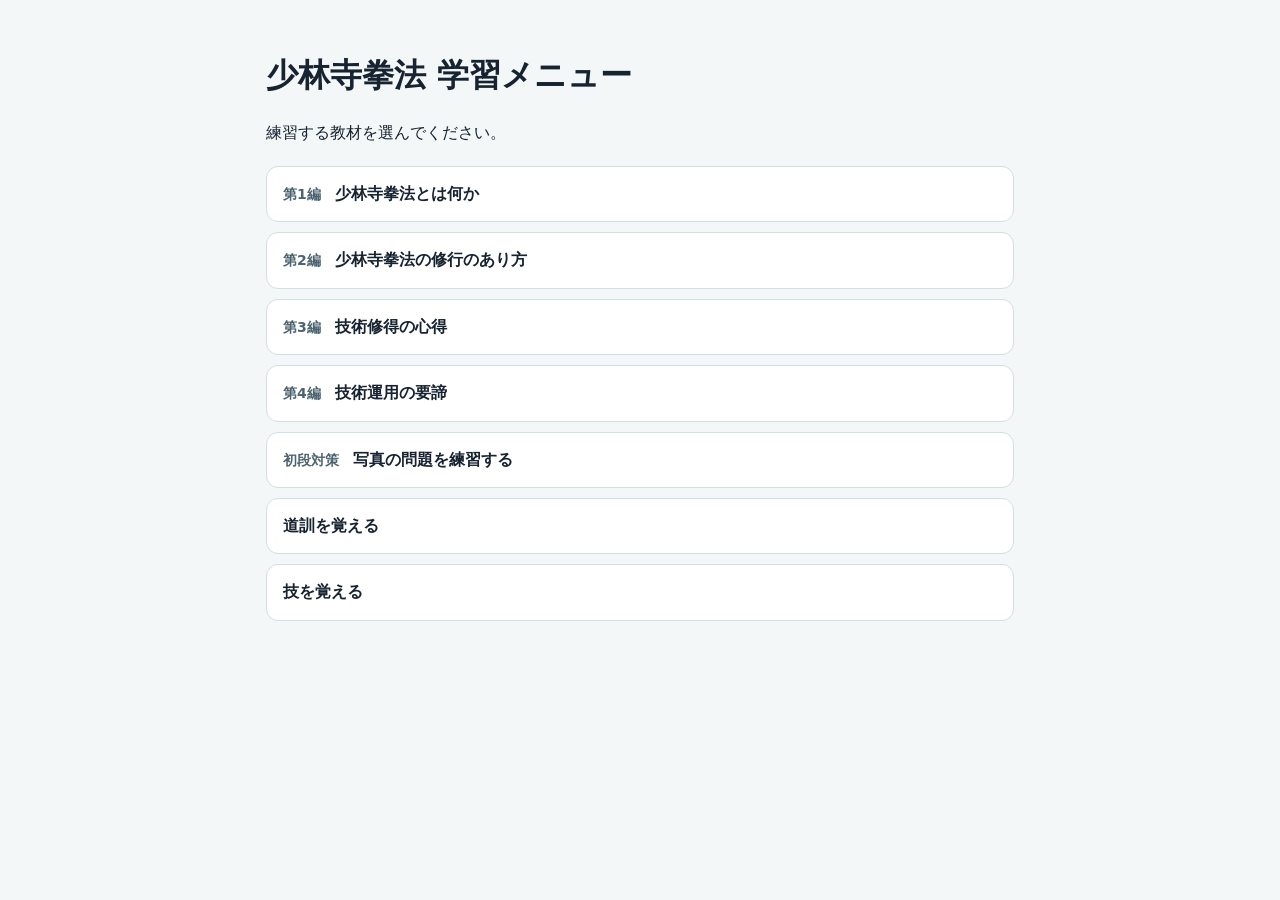
<file: index.html>
<!DOCTYPE html>
<html lang="ja">
<head>
  <meta charset="UTF-8">
  <meta name="viewport" content="width=device-width, initial-scale=1, viewport-fit=cover">
  <meta name="theme-color" content="#126f7f">
  <title>少林寺拳法 学習メニュー</title>
  <link rel="manifest" href="./manifest.webmanifest">
  <link rel="apple-touch-icon" href="./icon-192.png">
  <link rel="stylesheet" href="./study.css">
  <script defer src="./study.js"></script>
</head>
<body>
  <main>
    <h1>少林寺拳法 学習メニュー</h1>
    <p>練習する教材を選んでください。</p>
    <nav class="menu" aria-label="学習メニュー">
      <a href="./practice.html?book=1"><span>第1編</span>少林寺拳法とは何か</a>
      <a href="./practice.html?book=2"><span>第2編</span>少林寺拳法の修行のあり方</a>
      <a href="./practice.html?book=3"><span>第3編</span>技術修得の心得</a>
      <a href="./practice.html?book=4"><span>第4編</span>技術運用の要諦</a>
      <a href="./practice.html?book=exam"><span>初段対策</span>写真の問題を練習する</a>
      <a href="./dokun.html">道訓を覚える</a>
      <a href="./waza.html">技を覚える</a>
    </nav>
  </main>
</body>
</html>
</file>
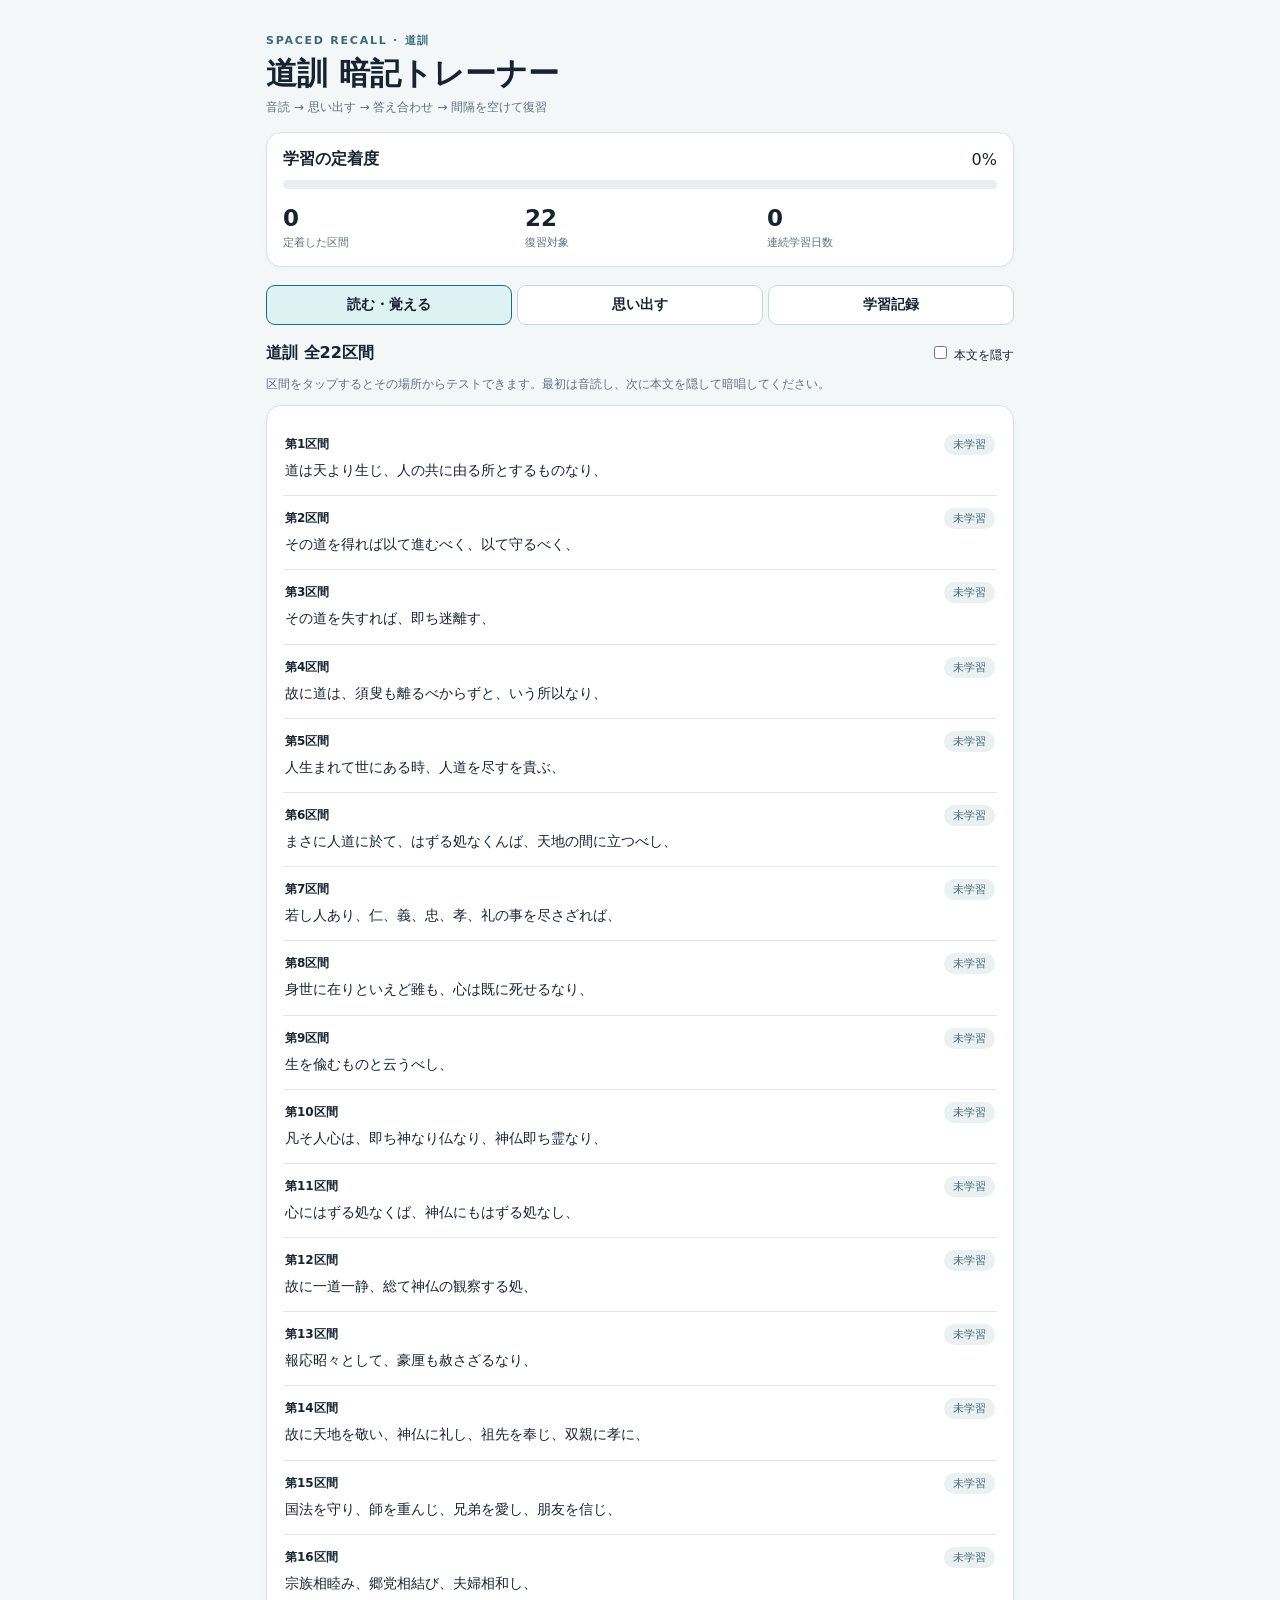
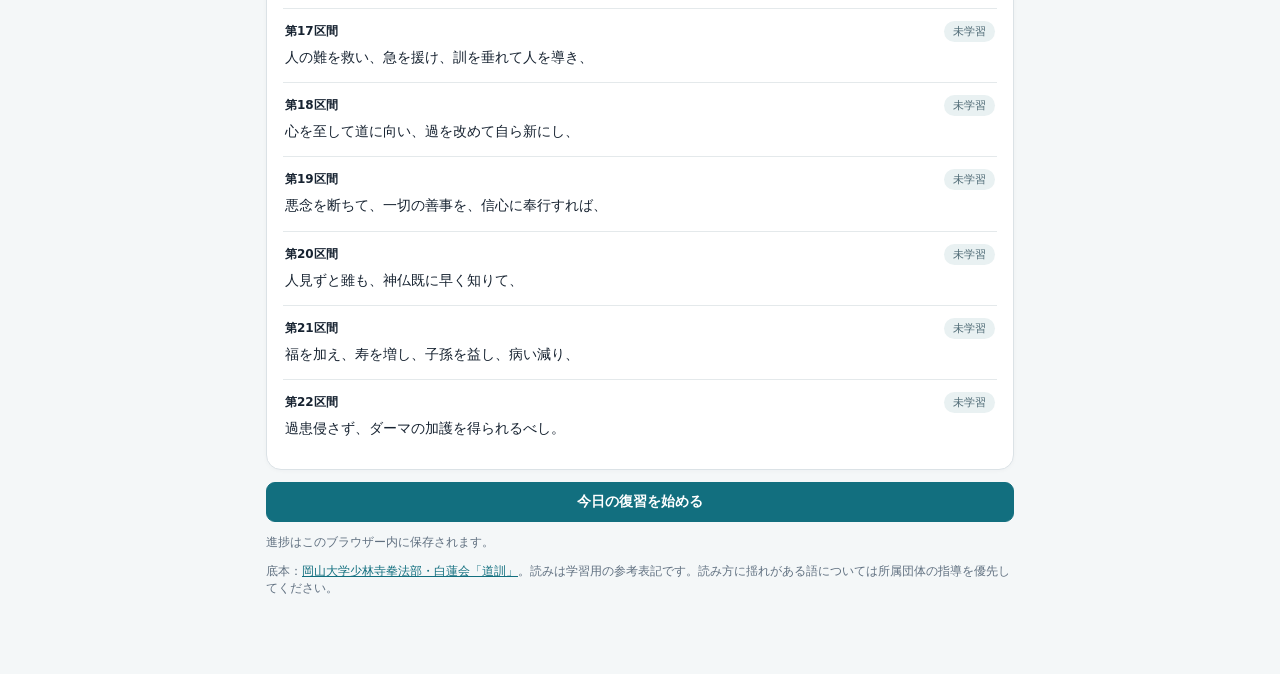
<file: dokun_webapp/index.html>
<!DOCTYPE html>
<html lang="ja">

<head>
  <meta charset="UTF-8">
  <meta name="viewport" content="width=device-width,initial-scale=1,viewport-fit=cover">
  <title>道訓 暗記トレーナー</title>
  <link rel="manifest" href="./manifest.webmanifest">
  <meta name="theme-color" content="#126f7f">
  <meta name="apple-mobile-web-app-capable" content="yes">
  <meta name="apple-mobile-web-app-status-bar-style" content="default">
  <meta name="apple-mobile-web-app-title" content="道訓">
  <link rel="apple-touch-icon" href="./icon-192.png">
  <style>
    :root {
      font-family: system-ui, -apple-system, "Hiragino Kaku Gothic ProN", "Noto Sans JP", sans-serif;
      color: #172331;
      background: #f4f7f8
    }

    * {
      box-sizing: border-box
    }

    body {
      margin: 0
    }

    main {
      max-width: 780px;
      margin: auto;
      padding: 24px 16px 65px
    }

    .muted {
      color: #607080
    }

    .eyebrow {
      letter-spacing: .16em;
      font-size: 11px;
      font-weight: 700;
      color: #386b78
    }

    h1 {
      font-size: 27px;
      margin: 5px 0 4px
    }

    .small {
      font-size: 12px
    }

    .card {
      background: white;
      border: 1px solid #dbe2e6;
      border-radius: 15px;
      padding: 16px;
      margin: 12px 0;
      box-shadow: 0 1px 4px #17233108
    }

    .flex {
      display: flex;
      align-items: center;
      gap: 9px;
      flex-wrap: wrap
    }

    .between {
      justify-content: space-between
    }

    .btn {
      appearance: none;
      border: 1px solid #cbd6da;
      background: #fff;
      border-radius: 9px;
      color: #172331;
      font-size: 14px;
      font-weight: 650;
      padding: 10px 13px;
      cursor: pointer
    }

    .btn.primary {
      background: #126f7f;
      color: white;
      border-color: #126f7f
    }

    .btn:disabled {
      opacity: .45;
      cursor: default
    }

    .btn.active {
      background: #dff2f3;
      border-color: #126f7f
    }

    .tabs {
      display: grid;
      grid-template-columns: repeat(3, 1fr);
      gap: 5px;
      margin: 18px 0
    }

    .tabs .btn {
      padding: 10px 2px
    }

    .bar {
      height: 9px;
      background: #e8eef1;
      border-radius: 15px;
      overflow: hidden
    }

    .bar>div {
      height: 100%;
      background: #208897;
      transition: width .2s
    }

    .metrics {
      display: grid;
      grid-template-columns: repeat(3, 1fr);
      margin-top: 16px;
      gap: 12px
    }

    .metric b {
      font-size: 23px;
      display: block
    }

    .metric span {
      font-size: 11px;
      color: #607080
    }

    .text {
      font-family: "Hiragino Mincho ProN", "Yu Mincho", serif;
      font-size: 20px;
      line-height: 2.25;
      letter-spacing: .02em;
      overflow-wrap: anywhere
    }

    .pill {
      font-size: 11px;
      background: #e9f1f2;
      border-radius: 99px;
      padding: 3px 9px;
      color: #4c6873;
      white-space: nowrap
    }

    .line {
      border-bottom: 1px solid #e4e9eb;
      padding: 12px 2px;
      cursor: pointer
    }

    .line:last-child {
      border: 0
    }

    .line .preview {
      font-size: 14px;
      line-height: 1.8;
      margin-top: 3px
    }

    .conceal {
      filter: blur(6px);
      user-select: none
    }

    .input {
      background: white;
      border: 1px solid #bacbd0;
      border-radius: 9px;
      color: #172331;
      padding: 12px;
      width: 100%;
      font: 16px/1.75 inherit;
      min-height: 122px;
      resize: vertical
    }

    .select {
      padding: 9px 8px;
      background: white;
      border: 1px solid #cbd6da;
      border-radius: 9px;
      color: #172331;
      max-width: 100%;
      font-size: 13px
    }

    .hidden {
      display: none !important
    }

    .answer {
      background: #f4f9fa;
      border-radius: 9px;
      padding: 12px;
      line-height: 1.85;
      margin: 10px 0;
      font-size: 14px;
      white-space: pre-wrap;
      overflow-wrap: anywhere
    }

    .correct {
      color: #16724f
    }

    .wrong {
      color: #b6473f
    }

    .cloze {
      background: #dcecef;
      color: transparent;
      border-bottom: 2px dashed #338e9a;
      user-select: none;
      border-radius: 3px
    }

    .grading {
      display: grid;
      grid-template-columns: repeat(4, 1fr);
      gap: 6px
    }

    .grading .btn {
      padding: 10px 2px;
      font-size: 12px
    }

    a {
      color: #126f7f
    }

    button:focus-visible,
    textarea:focus-visible,
    select:focus-visible {
      outline: 2px solid #238fa0;
      outline-offset: 2px
    }

    .hint {
      border-left: 3px solid #c6dde0;
      padding-left: 11px
    }

    .voice-state {
      font-size: 12px;
      color: #607080;
      margin: 7px 0
    }

    .subheading {
      font-size: 13px;
      font-weight: 750;
      color: #415865;
      margin-bottom: 8px
    }

    .warn {
      color: #b6473f
    }

    @media(min-width:650px) {
      main {
        padding-top: 33px
      }

      h1 {
        font-size: 31px
      }
    }

    @media(prefers-color-scheme:dark) {
      :root {
        background: #121b21;
        color: #e7eef0
      }

      .card,
      .btn,
      .input,
      .select {
        background: #1d2b33;
        color: #e7eef0;
        border-color: #394f5a
      }

      .muted,
      .metric span {
        color: #a1b7be
      }

      .pill,
      .answer {
        background: #263b43;
        color: #c6e0e5
      }

      .bar {
        background: #364851
      }

      .line {
        border-color: #33434c
      }

      .btn.active {
        background: #264a52
      }

      .eyebrow {
        color: #7cc3cc
      }

      .cloze {
        background: #38545a
      }

      .hint {
        border-color: #415c65
      }

      a {
        color: #8fd3e0
      }
    }
  </style>
</head>

<body>
  <main>
    <div class="eyebrow">SPACED RECALL · 道訓</div>
    <h1>道訓 暗記トレーナー</h1>
    <p class="muted small" style="margin:4px 0 16px">音読 → 思い出す → 答え合わせ → 間隔を空けて復習</p>
    <div class="card">
      <div class="flex between"><b>学習の定着度</b><span id="progressLabel">0%</span></div>
      <div class="bar" style="margin-top:10px">
        <div id="progress" style="width:0%"></div>
      </div>
      <div class="metrics">
        <div class="metric"><b id="mastered">0</b><span>定着した区間</span></div>
        <div class="metric"><b id="due">22</b><span>復習対象</span></div>
        <div class="metric"><b id="streak">0</b><span>連続学習日数</span></div>
      </div>
    </div>
    <nav class="tabs" aria-label="練習メニュー"><button class="btn active" data-tab="learn">読む・覚える</button><button class="btn"
        data-tab="practice">思い出す</button><button class="btn" data-tab="stats">学習記録</button></nav>
    <section id="learn">
      <div class="flex between"><b>道訓 全22区間</b><label class="small"><input id="hideText" type="checkbox"> 本文を隠す</label>
      </div>
      <p class="small muted">区間をタップするとその場所からテストできます。最初は音読し、次に本文を隠して暗唱してください。</p>
      <div class="card" id="list"></div><button class="btn primary" id="start" style="width:100%">今日の復習を始める</button>
    </section>
    <section id="practice" class="hidden">
      <div class="flex" style="margin-bottom:12px"><select class="select" id="scope">
          <option value="due">今日の復習を優先</option>
          <option value="all">全文を順番に</option>
          <option value="weak">苦手な区間を優先</option>
        </select><select class="select" id="mode">
          <option value="recite">暗唱テスト</option>
          <option value="cloze">穴埋め</option>
          <option value="type">文章入力</option>
        </select></div>
      <div class="flex between"><b id="qNum">区間 1 / 22</b><span class="pill" id="qStatus">未学習</span></div>
      <div class="card">
        <div id="prompt"></div>
        <div id="response" style="margin-top:13px"></div>
      </div>
      <div id="gradePanel" class="hidden">
        <p class="small muted">答えを確認して、現在の記憶に最も近いものを選んでください。</p>
        <div class="grading"><button class="btn" data-grade="0">忘れた</button><button class="btn"
            data-grade="1">難しい</button><button class="btn" data-grade="2">言えた</button><button class="btn"
            data-grade="3">完璧</button></div>
      </div>
      <div class="flex between" style="margin-top:16px"><button class="btn" id="prev">← 前へ</button><span
          class="small muted" id="sessionCounter"></span><button class="btn" id="next">次へ →</button></div>
    </section>
    <section id="stats" class="hidden">
      <div class="card"><b>学習履歴のバックアップ</b>
        <p class="small muted">進捗は現在使っているブラウザー内に保存されます。別の端末への移動やデータ消失に備え、ファイルに書き出せます。</p>
        <div class="flex"><button class="btn primary" id="exportData">履歴を書き出す</button><label class="btn"
            for="importData">履歴を読み込む</label><input id="importData" type="file" accept="application/json,.json"
            style="display:none"></div>
        <p class="small" id="backupStatus" role="status"></p>
      </div>
      <p class="small muted">この端末に学習履歴を保存します。正確に言えた区間は翌日・3日後・7日後・14日後・30日後を目安に復習します。</p>
      <div id="statsList" class="card"></div><button id="reset" class="btn" style="width:100%">学習履歴をリセット</button>
    </section>
    <p class="small muted" id="saveNote">進捗はこのブラウザー内に保存されます。端末やホーム画面アプリの保存領域が分かれる場合があります。</p>
    <p class="small muted">底本：<a target="_blank" rel="noopener"
        href="https://byakuren.web5.jp/wp/%e8%81%96%e5%8f%a5%e3%83%bb%e8%aa%93%e9%a1%98%e3%83%bb%e7%a4%bc%e6%8b%9d%e8%a9%9e%e3%83%bb%e9%81%93%e8%a8%93%e3%83%bb%e4%bf%a1%e6%9d%a1">岡山大学少林寺拳法部・白蓮会「道訓」</a>。読みは学習用の参考表記です。読み方に揺れがある語については所属団体の指導を優先してください。
    </p>
  </main>
  <script>
    const annotated = ["道{みち}は天{てん}より生{しょう}じ、人{ひと}の共{とも}に由{よ}る所{ところ}とするものなり、", "その道{みち}を得{え}れば以{もっ}て進{すす}むべく、以{もっ}て守{まも}るべく、", "その道{みち}を失{しっ}すれば、即{すなわ}ち迷離{めいり}す、", "故{ゆえ}に道{みち}は、須叟{しゅゆ}も離{はな}るべからずと、いう所以{ゆえん}なり、", "人{ひと}生{う}まれて世{よ}にある時{とき}、人道{じんどう}を尽{つく}すを貴{とうと}ぶ、", "まさに人道{じんどう}に於{おい}て、はずる処{ところ}なくんば、天地{てんち}の間{あいだ}に立{た}つべし、", "若{も}し人{ひと}あり、仁{じん}、義{ぎ}、忠{ちゅう}、孝{こう}、礼{れい}の事{こと}を尽{つく}さざれば、", "身世{しんせ}に在{あ}りといえど雖{いえど}も、心{こころ}は既{すで}に死{し}せるなり、", "生{せい}を偸{ぬす}むものと云{い}うべし、", "凡{およ}そ人心{じんしん}は、即{すなわ}ち神{かみ}なり仏{ほとけ}なり、神仏{しんぶつ}即{すなわ}ち霊{れい}なり、", "心{こころ}にはずる処{ところ}なくば、神仏{しんぶつ}にもはずる処{ところ}なし、", "故{ゆえ}に一道一静{いちどういっせい}、総{すべ}て神仏{しんぶつ}の観察{かんさつ}する処{ところ}、", "報応昭々{ほうおうしょうしょう}として、豪厘{ごうりん}も赦{ゆる}さざるなり、", "故{ゆえ}に天地{てんち}を敬{うやま}い、神仏{しんぶつ}に礼{れい}し、祖先{そせん}を奉{ほう}じ、双親{そうしん}に孝{こう}に、", "国法{こくほう}を守{まも}り、師{し}を重{おも}んじ、兄弟{きょうだい}を愛{あい}し、朋友{ほうゆう}を信{しん}じ、", "宗族{そうぞく}相睦{あいむつ}み、郷党{きょうとう}相結{あいむす}び、夫婦{ふうふ}相和{あいわ}し、", "人{ひと}の難{なん}を救{すく}い、急{きゅう}を援{たす}け、訓{くん}を垂{た}れて人{ひと}を導{みちび}き、", "心{こころ}を至{いた}して道{みち}に向{むか}い、過{あやまち}を改{あらた}めて自{みずか}ら新{あらた}にし、", "悪念{あくねん}を断{た}ちて、一切{いっさい}の善事{ぜんじ}を、信心{しんじん}に奉行{ぶぎょう}すれば、", "人{ひと}見{み}ずと雖{いえど}も、神仏{しんぶつ}既{すで}に早{はや}く知{し}りて、", "福{ふく}を加{くわ}え、寿{じゅ}を増{ま}し、子孫{しそん}を益{えき}し、病{やま}い減{へ}り、", "過患{かかん}侵{おか}さず、ダーマの加護{かご}を得{え}られるべし。"];
    const units = annotated.map(s => {const arr = []; const re = /([^{}]+)\{([^{}]+)\}|([^{}]+)/g; let m; while ((m = re.exec(s)) !== null) {if (m[1]) arr.push({surface: m[1], reading: m[2]}); else for (const ch of Array.from(m[3])) arr.push({surface: ch, reading: ch});} return arr;});
    const parts = units.map(a => a.map(t => t.surface).join(''));
    const readings = units.map(a => a.map(t => t.reading).join(''));
    const $ = id => document.getElementById(id), esc = s => String(s).replace(/[&<>"']/g, x => ({'&': '&amp;', '<': '&lt;', '>': '&gt;', '"': '&quot;', "'": '&#39;'}[x]));
    const kana = s => s.normalize('NFKC').replace(/[ァ-ヶ]/g, c => String.fromCharCode(c.charCodeAt(0) - 96));
    const normalize = s => kana(s).replace(/[\s\u3000、。，．・「」『』!?！？]/g, '').toLowerCase();
    function parseKey(s) {return normalize(s)}
    function acceptingMixed(input, i) {
      const target = parseKey(input); let candidates = new Set([0]);
      for (const u of units[i]) {const opts = [parseKey(u.surface), parseKey(u.reading)]; const next = new Set(); for (const idx of candidates) for (const x of opts) if (target.startsWith(x, idx)) next.add(idx + x.length); candidates = next; if (!candidates.size) return false;} return candidates.has(target.length);
    }
    function distance(a, b) {let old = Array.from({length: b.length + 1}, (_, i) => i); for (let i = 1; i <= a.length; i++) {let row = [i]; for (let j = 1; j <= b.length; j++)row.push(Math.min(row[j - 1] + 1, old[j] + 1, old[j - 1] + (a[i - 1] === b[j - 1] ? 0 : 1))); old = row;} return old[b.length]}
    function score(input, i) {const a = parseKey(input); if (!a) return 0; if (acceptingMixed(input, i)) return 100; return Math.max(0, Math.round(100 * (1 - Math.min(distance(a, parseKey(parts[i])), distance(a, parseKey(readings[i]))) / Math.max(1, a.length, parseKey(readings[i]).length))))}
    const initial = () => ({cards: parts.map(() => ({level: 0, seen: 0, good: 0, again: 0, due: ''})), days: []});
    let db = initial(); let storageOK = true; try {const raw = localStorage.getItem('dokun-memorizer-v2'); if (raw) {const obj = JSON.parse(raw); if (obj.cards?.length === parts.length) db = obj;} } catch (e) {storageOK = false}
    const today = () => {const t = new Date(); return [t.getFullYear(), String(t.getMonth() + 1).padStart(2, '0'), String(t.getDate()).padStart(2, '0')].join('-')};
    function after(n) {const d = new Date(); d.setHours(12, 0, 0, 0); d.setDate(d.getDate() + n); return [d.getFullYear(), String(d.getMonth() + 1).padStart(2, '0'), String(d.getDate()).padStart(2, '0')].join('-')}
    const due = c => !c.seen || !c.due || c.due <= today();
    const status = c => !c.seen ? '未学習' : due(c) ? '復習対象' : c.level >= 3 ? '定着中' : '練習中';
    function persist() {try {localStorage.setItem('dokun-memorizer-v2', JSON.stringify(db))} catch (e) {storageOK = false} $('saveNote').textContent = storageOK ? '進捗はこのブラウザー内に保存されます。' : 'この環境では保存できない場合があります。ページを閉じると進捗が失われる可能性があります。';}
    function header() {let total = db.cards.reduce((s, c) => s + Math.min(4, c.level), 0); const pct = Math.round(total / (parts.length * 4) * 100); $('progress').style.width = pct + '%'; $('progressLabel').textContent = pct + '%'; $('mastered').textContent = db.cards.filter(c => c.level >= 3).length; $('due').textContent = db.cards.filter(due).length; let streak = 0, d = new Date(); d.setHours(12, 0, 0, 0); if (!db.days.includes(today())) d.setDate(d.getDate() - 1); while (db.days.includes([d.getFullYear(), String(d.getMonth() + 1).padStart(2, '0'), String(d.getDate()).padStart(2, '0')].join('-'))) {streak++; d.setDate(d.getDate() - 1)} $('streak').textContent = streak;}
    let tab = 'learn', index = 0, queue = [], pos = 0, revealed = false, answer = '', inputKind = 'keyboard', recognition = null, voiceError = '', recording = false;
    function stopVoice() {if (recognition) {try {recognition.stop()} catch (e) { } recognition = null;} recording = false}
    function switchTab(t) {tab = t; document.querySelectorAll('[data-tab]').forEach(b => b.classList.toggle('active', b.dataset.tab === t));['learn', 'practice', 'stats'].forEach(x => $(x).classList.toggle('hidden', x !== t)); header(); if (t === 'learn') drawLearn(); if (t === 'practice') drawQuestion(); if (t === 'stats') drawStats();}
    function drawLearn() {$('list').innerHTML = parts.map((p, i) => '<div class="line" data-chunk="' + i + '" tabindex="0" role="button"><div class="flex between"><b class="small">第' + (i + 1) + '区間</b><span class="pill">' + status(db.cards[i]) + '</span></div><div class="preview ' + ($('hideText').checked ? 'conceal' : '') + '">' + esc(p) + '</div></div>').join(''); document.querySelectorAll('[data-chunk]').forEach(b => {const go = () => {$('scope').value = 'all'; makeQueue(Number(b.dataset.chunk)); switchTab('practice')}; b.onclick = go; b.onkeydown = e => {if (e.key === 'Enter') go();}})}
    function makeQueue(start) {stopVoice(); const scope = $('scope').value; if (scope === 'all') queue = parts.map((_, i) => i); else if (scope === 'weak') queue = parts.map((_, i) => i).sort((a, b) => db.cards[a].level - db.cards[b].level || db.cards[b].again - db.cards[a].again || a - b); else {queue = parts.map((_, i) => i).filter(i => due(db.cards[i])); if (!queue.length) queue = parts.map((_, i) => i).sort((a, b) => (db.cards[a].due || '').localeCompare(db.cards[b].due || ''));} pos = start === undefined ? 0 : Math.max(0, queue.indexOf(start)); index = queue[pos] ?? 0; revealed = false; answer = ''; voiceError = '';}
    function move(d) {stopVoice(); if (!queue.length) return; pos = (pos + d + queue.length) % queue.length; index = queue[pos]; revealed = false; answer = ''; voiceError = ''; drawQuestion()}
    function drawQuestion() {
      if (!queue.length) makeQueue(); const mode = $('mode').value, p = parts[index]; $('qNum').textContent = '区間 ' + (index + 1) + ' / ' + parts.length; $('qStatus').textContent = status(db.cards[index]); let prompt = '';
      if (mode === 'cloze') {const fragments = p.split(/(、|。)/); let n = 0; prompt = '<div class="small muted">隠れている文節を思い出してください。</div><div class="text">' + fragments.map(f => {if (f === '、' || f === '。') return esc(f); let v = n++; return v % 3 === 0 ? esc(f) : '<span class="cloze">' + esc(f) + '</span>'}).join('') + '</div>'}
      else {prompt = '<div class="small muted">' + (mode === 'recite' ? '前の区間を手がかりに、声に出すか文字で再現してください。' : '第' + (index + 1) + '区間の文章を入力してください。ひらがなでも正解になります。') + '</div><div class="text" style="margin-top:12px">' + (index === 0 ? '〈道訓の冒頭〉' : esc(parts[index - 1])) + '</div>'}
      $('prompt').innerHTML = prompt;
      let body = ''; if (mode !== 'cloze') {
        body = '<div class="subheading">解答方法</div><div class="flex" style="margin-bottom:10px"><button class="btn ' + (inputKind === 'keyboard' ? 'active' : '') + '" data-input="keyboard">⌨ キーボード</button><button class="btn ' + (inputKind === 'voice' ? 'active' : '') + '" data-input="voice">🎙 音声入力</button></div>';
        body += '<textarea id="answer" class="input" placeholder="漢字・ひらがな・カタカナ・混在でも入力できます" ' + (revealed ? 'readonly' : '') + '>' + esc(answer) + '</textarea>';
        if (inputKind === 'voice' && !revealed) {body += '<div class="flex" style="margin-top:9px"><button class="btn ' + (recording ? 'active' : 'primary') + '" id="mic">' + (recording ? '■ 音声入力を終了' : '🎙 音声を認識') + '</button><span class="small muted">認識結果は上の欄で編集できます</span></div><div class="voice-state" id="voiceState">' + esc(voiceError || 'マイクの使用許可が必要です。ブラウザーによって利用できない場合があります。') + '</div>'}
        if (!revealed) body += '<button class="btn primary" id="check" style="margin-top:10px;width:100%">答え合わせ</button>';
      } else if (!revealed) body = '<button class="btn primary" id="check" style="width:100%">答えを表示</button>';
      if (revealed) {
        body += '<div class="subheading" style="margin-top:15px">原文</div><div class="answer">' + esc(p) + '</div><div class="subheading">読み仮名（参考）</div><div class="answer">' + esc(readings[index]) + '</div>';
        if (mode !== 'cloze') body += '<div class="subheading">あなたの解答</div><div class="answer">' + esc(answer || '（未入力）') + '</div><p style="font-size:14px;font-weight:700" class="' + (score(answer, index) === 100 ? 'correct' : 'wrong') + '">' + (score(answer, index) === 100 ? '正解！ 読みが一致しています。' : '文字一致率（参考）：' + score(answer, index) + '%') + '</p><p class="small muted">混在入力も表記と読みを組み合わせて照合します。読みの揺れや音声認識の誤りがある場合は、下の自己評価を優先してください。</p>';
      }
      $('response').innerHTML = body; $('gradePanel').classList.toggle('hidden', !revealed); $('sessionCounter').textContent = (pos + 1) + ' / ' + queue.length + ' 問'; $('prev').disabled = pos === 0;
      document.querySelectorAll('[data-input]').forEach(b => b.onclick = () => {stopVoice(); inputKind = b.dataset.input; voiceError = ''; const current = $('answer'); if (current) answer = current.value; drawQuestion()});
      if ($('answer')) $('answer').addEventListener('input', e => answer = e.target.value);
      if ($('mic')) $('mic').onclick = toggleMicrophone;
      if ($('check')) $('check').onclick = () => {if ($('answer')) answer = $('answer').value; stopVoice(); revealed = true; drawQuestion()};
    }
    function toggleMicrophone() {
      if (recording) {stopVoice(); drawQuestion(); return } const SpeechRecognition = window.SpeechRecognition || window.webkitSpeechRecognition; if (!SpeechRecognition) {voiceError = 'このブラウザーは音声認識に対応していません。キーボード入力をご利用ください。'; drawQuestion(); return }
      let r = new SpeechRecognition(); r.lang = 'ja-JP'; r.continuous = true; r.interimResults = true; recognition = r; recording = true; voiceError = '認識中です…'; let base = answer; r.onresult = e => {let combined = ''; for (let i = 0; i < e.results.length; i++)combined += e.results[i][0].transcript; const ta = $('answer'); if (ta) {ta.value = base + combined; answer = ta.value} }; r.onerror = e => {voiceError = '音声入力エラー：' + e.error + '。キーボード入力でも練習できます。'; recording = false; recognition = null; drawQuestion()}; r.onend = () => {recording = false; recognition = null; if (tab === 'practice' && !revealed) drawQuestion()}; try {r.start(); drawQuestion()} catch (e) {voiceError = '音声入力を開始できません。キーボード入力をご利用ください。'; stopVoice(); drawQuestion()}
    }
    function grade(g) {const c = db.cards[index]; c.seen++; if (g <= 1) {c.again++; c.level = g === 0 ? 0 : Math.max(0, c.level - 1); c.due = g === 0 ? today() : after(1)} else {c.good++; c.level = Math.min(5, c.level + (g === 3 ? 2 : 1)); c.due = after([0, 1, 3, 7, 14, 30][c.level]);} if (!db.days.includes(today())) db.days.push(today()); persist(); header(); if (g === 0 && $('scope').value !== 'all' && queue.length > 1) queue.splice(pos + 1, 0, index); move(1)}
    function drawStats() {$('statsList').innerHTML = db.cards.map((c, i) => '<div class="line" data-stat="' + i + '"><div class="flex between"><b class="small">第' + (i + 1) + '区間</b><span class="pill">' + (c.seen ? (due(c) ? '復習対象' : '次回 ' + c.due) : '未学習') + '</span></div><div class="bar" style="margin:8px 0"><div style="width:' + (c.level / 5 * 100) + '%"></div></div><div class="small muted">成功 ' + c.good + '回 · 要復習 ' + c.again + '回</div></div>').join(''); document.querySelectorAll('[data-stat]').forEach(b => b.onclick = () => {$('scope').value = 'all'; makeQueue(Number(b.dataset.stat)); switchTab('practice')})}
    document.querySelectorAll('[data-tab]').forEach(b => b.onclick = () => {if (b.dataset.tab === 'practice' && !queue.length) makeQueue(); switchTab(b.dataset.tab)}); $('hideText').onchange = drawLearn; $('start').onclick = () => {$('scope').value = 'due'; makeQueue(); switchTab('practice')}; $('scope').onchange = () => {makeQueue(); drawQuestion()}; $('mode').onchange = () => {stopVoice(); revealed = false; answer = ''; drawQuestion()}; $('prev').onclick = () => move(-1); $('next').onclick = () => move(1); document.querySelectorAll('[data-grade]').forEach(b => b.onclick = () => grade(Number(b.dataset.grade))); $('exportData').onclick = () => {
      const payload = {format: 'dokun-trainer-backup', version: 1, exportedAt: new Date().toISOString(), data: db};
      const file = new Blob([JSON.stringify(payload, null, 2)], {type: 'application/json'});
      const url = URL.createObjectURL(file), a = document.createElement('a'); a.href = url; a.download = 'dokun-progress-' + today() + '.json'; document.body.appendChild(a); a.click(); a.remove(); setTimeout(() => URL.revokeObjectURL(url), 1000);
      $('backupStatus').textContent = 'バックアップファイルを作成しました。';
    };
    $('importData').onchange = async e => {
      const f = e.target.files?.[0]; if (!f) return;
      try {
        const obj = JSON.parse(await f.text());
        if (obj.format !== 'dokun-trainer-backup' || obj.version !== 1 || !Array.isArray(obj.data?.cards) || obj.data.cards.length !== parts.length || !Array.isArray(obj.data.days)) throw new Error('形式が正しくありません');
        if (!confirm('現在の学習履歴をバックアップの内容で置き換えますか？')) return;
        db = obj.data; persist(); header(); makeQueue(); drawStats(); $('backupStatus').textContent = '学習履歴を読み込みました。';
      } catch (err) {$('backupStatus').textContent = '読み込み失敗：' + err.message;} finally {e.target.value = '';}
    };
    $('reset').onclick = () => {if (confirm('学習履歴をすべて削除しますか？')) {db = initial(); persist(); makeQueue(); switchTab('stats')} };
    makeQueue(); persist(); switchTab('learn');
    if ('serviceWorker' in navigator && (location.protocol === 'https:' || location.hostname === 'localhost')) {
      window.addEventListener('load', () => navigator.serviceWorker.register('./sw.js').catch(() => { }));
    }

  </script>
</body>

</html>
</file>
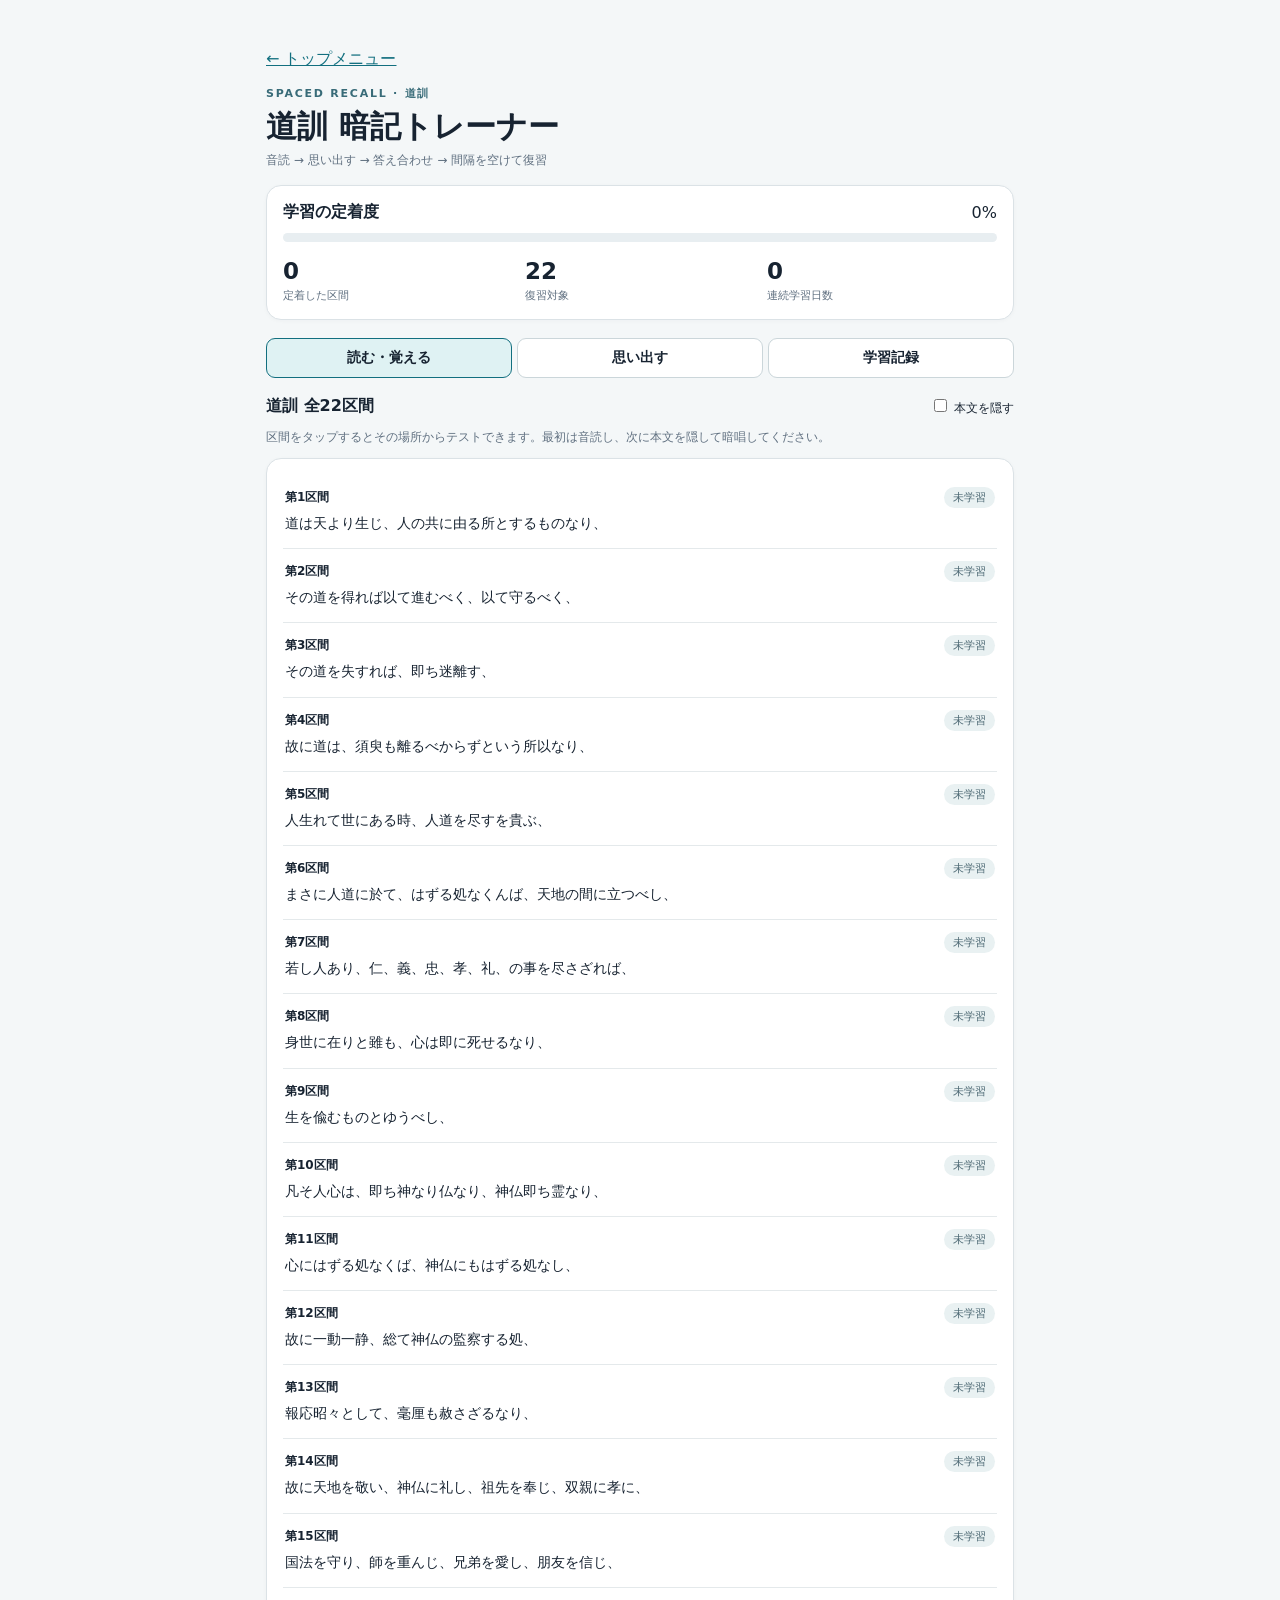
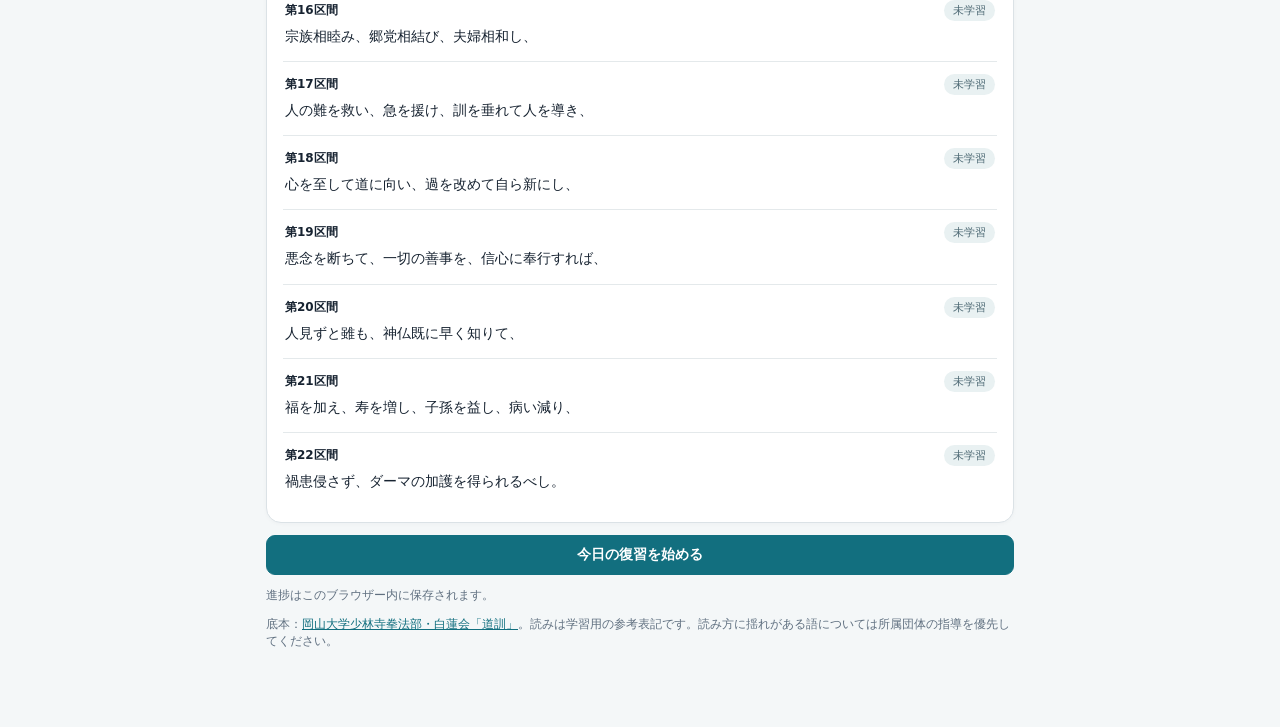
<file: dokun.html>
<!DOCTYPE html>
<html lang="ja">

<head>
  <meta charset="UTF-8">
  <meta name="viewport" content="width=device-width,initial-scale=1,viewport-fit=cover">
  <title>道訓 暗記トレーナー</title>
  <link rel="manifest" href="./manifest.webmanifest">
  <meta name="theme-color" content="#126f7f">
  <meta name="apple-mobile-web-app-capable" content="yes">
  <meta name="apple-mobile-web-app-status-bar-style" content="default">
  <meta name="apple-mobile-web-app-title" content="道訓">
  <link rel="apple-touch-icon" href="./icon-192.png">
  <style>
    :root {
      font-family: system-ui, -apple-system, "Hiragino Kaku Gothic ProN", "Noto Sans JP", sans-serif;
      color: #172331;
      background: #f4f7f8
    }

    * {
      box-sizing: border-box
    }

    body {
      margin: 0
    }

    main {
      max-width: 780px;
      margin: auto;
      padding: 24px 16px 65px
    }

    .muted {
      color: #607080
    }

    .eyebrow {
      letter-spacing: .16em;
      font-size: 11px;
      font-weight: 700;
      color: #386b78
    }

    h1 {
      font-size: 27px;
      margin: 5px 0 4px
    }

    .small {
      font-size: 12px
    }

    .card {
      background: white;
      border: 1px solid #dbe2e6;
      border-radius: 15px;
      padding: 16px;
      margin: 12px 0;
      box-shadow: 0 1px 4px #17233108
    }

    .flex {
      display: flex;
      align-items: center;
      gap: 9px;
      flex-wrap: wrap
    }

    .between {
      justify-content: space-between
    }

    .btn {
      appearance: none;
      border: 1px solid #cbd6da;
      background: #fff;
      border-radius: 9px;
      color: #172331;
      font-size: 14px;
      font-weight: 650;
      padding: 10px 13px;
      cursor: pointer
    }

    .btn.primary {
      background: #126f7f;
      color: white;
      border-color: #126f7f
    }

    .btn:disabled {
      opacity: .45;
      cursor: default
    }

    .btn.active {
      background: #dff2f3;
      border-color: #126f7f
    }

    .tabs {
      display: grid;
      grid-template-columns: repeat(3, 1fr);
      gap: 5px;
      margin: 18px 0
    }

    .tabs .btn {
      padding: 10px 2px
    }

    .bar {
      height: 9px;
      background: #e8eef1;
      border-radius: 15px;
      overflow: hidden
    }

    .bar>div {
      height: 100%;
      background: #208897;
      transition: width .2s
    }

    .metrics {
      display: grid;
      grid-template-columns: repeat(3, 1fr);
      margin-top: 16px;
      gap: 12px
    }

    .metric b {
      font-size: 23px;
      display: block
    }

    .metric span {
      font-size: 11px;
      color: #607080
    }

    .text {
      font-family: "Hiragino Mincho ProN", "Yu Mincho", serif;
      font-size: 20px;
      line-height: 2.25;
      letter-spacing: .02em;
      overflow-wrap: anywhere
    }

    .pill {
      font-size: 11px;
      background: #e9f1f2;
      border-radius: 99px;
      padding: 3px 9px;
      color: #4c6873;
      white-space: nowrap
    }

    .line {
      border-bottom: 1px solid #e4e9eb;
      padding: 12px 2px;
      cursor: pointer
    }

    .line:last-child {
      border: 0
    }

    .line .preview {
      font-size: 14px;
      line-height: 1.8;
      margin-top: 3px
    }

    .conceal {
      filter: blur(6px);
      user-select: none
    }

    .input {
      background: white;
      border: 1px solid #bacbd0;
      border-radius: 9px;
      color: #172331;
      padding: 12px;
      width: 100%;
      font: 16px/1.75 inherit;
      min-height: 122px;
      resize: vertical
    }

    .select {
      padding: 9px 8px;
      background: white;
      border: 1px solid #cbd6da;
      border-radius: 9px;
      color: #172331;
      max-width: 100%;
      font-size: 13px
    }

    .hidden {
      display: none !important
    }

    .answer {
      background: #f4f9fa;
      border-radius: 9px;
      padding: 12px;
      line-height: 1.85;
      margin: 10px 0;
      font-size: 14px;
      white-space: pre-wrap;
      overflow-wrap: anywhere
    }

    .correct {
      color: #16724f
    }

    .wrong {
      color: #b6473f
    }

    .cloze {
      background: #dcecef;
      color: transparent;
      border-bottom: 2px dashed #338e9a;
      user-select: none;
      border-radius: 3px
    }

    .grading {
      display: grid;
      grid-template-columns: repeat(4, 1fr);
      gap: 6px
    }

    .grading .btn {
      padding: 10px 2px;
      font-size: 12px
    }

    a {
      color: #126f7f
    }

    button:focus-visible,
    textarea:focus-visible,
    select:focus-visible {
      outline: 2px solid #238fa0;
      outline-offset: 2px
    }

    .hint {
      border-left: 3px solid #c6dde0;
      padding-left: 11px
    }

    .voice-state {
      font-size: 12px;
      color: #607080;
      margin: 7px 0
    }

    .subheading {
      font-size: 13px;
      font-weight: 750;
      color: #415865;
      margin-bottom: 8px
    }

    .warn {
      color: #b6473f
    }

    @media(min-width:650px) {
      main {
        padding-top: 33px
      }

      h1 {
        font-size: 31px
      }
    }

    @media(prefers-color-scheme:dark) {
      :root {
        background: #121b21;
        color: #e7eef0
      }

      .card,
      .btn,
      .input,
      .select {
        background: #1d2b33;
        color: #e7eef0;
        border-color: #394f5a
      }

      .muted,
      .metric span {
        color: #a1b7be
      }

      .pill,
      .answer {
        background: #263b43;
        color: #c6e0e5
      }

      .bar {
        background: #364851
      }

      .line {
        border-color: #33434c
      }

      .btn.active {
        background: #264a52
      }

      .eyebrow {
        color: #7cc3cc
      }

      .cloze {
        background: #38545a
      }

      .hint {
        border-color: #415c65
      }

      a {
        color: #8fd3e0
      }
    }
  </style>
</head>

<body>
  <main>
    <p><a href="./">← トップメニュー</a></p>
    <div class="eyebrow">SPACED RECALL · 道訓</div>
    <h1>道訓 暗記トレーナー</h1>
    <p class="muted small" style="margin:4px 0 16px">音読 → 思い出す → 答え合わせ → 間隔を空けて復習</p>
    <div class="card">
      <div class="flex between"><b>学習の定着度</b><span id="progressLabel">0%</span></div>
      <div class="bar" style="margin-top:10px">
        <div id="progress" style="width:0%"></div>
      </div>
      <div class="metrics">
        <div class="metric"><b id="mastered">0</b><span>定着した区間</span></div>
        <div class="metric"><b id="due">22</b><span>復習対象</span></div>
        <div class="metric"><b id="streak">0</b><span>連続学習日数</span></div>
      </div>
    </div>
    <nav class="tabs" aria-label="練習メニュー"><button class="btn active" data-tab="learn">読む・覚える</button><button class="btn"
        data-tab="practice">思い出す</button><button class="btn" data-tab="stats">学習記録</button></nav>
    <section id="learn">
      <div class="flex between"><b>道訓 全22区間</b><label class="small"><input id="hideText" type="checkbox"> 本文を隠す</label>
      </div>
      <p class="small muted">区間をタップするとその場所からテストできます。最初は音読し、次に本文を隠して暗唱してください。</p>
      <div class="card" id="list"></div><button class="btn primary" id="start" style="width:100%">今日の復習を始める</button>
    </section>
    <section id="practice" class="hidden">
      <div class="flex" style="margin-bottom:12px"><select class="select" id="scope">
          <option value="due">今日の復習を優先</option>
          <option value="all">全文を順番に</option>
          <option value="weak">苦手な区間を優先</option>
        </select><select class="select" id="mode">
          <option value="recite">暗唱テスト</option>
          <option value="cloze">穴埋め</option>
          <option value="type">文章入力</option>
        </select></div>
      <div class="flex between"><b id="qNum">区間 1 / 22</b><span class="pill" id="qStatus">未学習</span></div>
      <div class="card">
        <div id="prompt"></div>
        <div id="response" style="margin-top:13px"></div>
      </div>
      <div id="gradePanel" class="hidden">
        <p class="small muted">答えを確認して、現在の記憶に最も近いものを選んでください。</p>
        <div class="grading"><button class="btn" data-grade="0">忘れた</button><button class="btn"
            data-grade="1">難しい</button><button class="btn" data-grade="2">言えた</button><button class="btn"
            data-grade="3">完璧</button></div>
      </div>
      <div class="flex between" style="margin-top:16px"><button class="btn" id="prev">← 前へ</button><span
          class="small muted" id="sessionCounter"></span><button class="btn" id="next">次へ →</button></div>
    </section>
    <section id="stats" class="hidden">
      <div class="card"><b>学習履歴のバックアップ</b>
        <p class="small muted">進捗は現在使っているブラウザー内に保存されます。別の端末への移動やデータ消失に備え、ファイルに書き出せます。</p>
        <div class="flex"><button class="btn primary" id="exportData">履歴を書き出す</button><label class="btn"
            for="importData">履歴を読み込む</label><input id="importData" type="file" accept="application/json,.json"
            style="display:none"></div>
        <p class="small" id="backupStatus" role="status"></p>
      </div>
      <p class="small muted">この端末に学習履歴を保存します。正確に言えた区間は翌日・3日後・7日後・14日後・30日後を目安に復習します。</p>
      <div id="statsList" class="card"></div><button id="reset" class="btn" style="width:100%">学習履歴をリセット</button>
    </section>
    <p class="small muted" id="saveNote">進捗はこのブラウザー内に保存されます。端末やホーム画面アプリの保存領域が分かれる場合があります。</p>
    <p class="small muted">底本：<a target="_blank" rel="noopener"
        href="https://byakuren.web5.jp/wp/%e8%81%96%e5%8f%a5%e3%83%bb%e8%aa%93%e9%a1%98%e3%83%bb%e7%a4%bc%e6%8b%9d%e8%a9%9e%e3%83%bb%e9%81%93%e8%a8%93%e3%83%bb%e4%bf%a1%e6%9d%a1">岡山大学少林寺拳法部・白蓮会「道訓」</a>。読みは学習用の参考表記です。読み方に揺れがある語については所属団体の指導を優先してください。
    </p>
  </main>
  <script>
    const annotated = ["道{みち}は天{てん}より生{しょう}じ、人{ひと}の共{とも}に由{よ}る所{ところ}とするものなり、", "その道{みち}を得{う}れば以{もっ}て進{すす}むべく、以{もっ}て守{まも}るべく、", "その道{みち}を失{しっ}すれば、即{すなわ}ち迷離{めいり}す、", "故{ゆえ}に道{みち}は、須臾{すゆ}も離{はな}るべからずという所以{ゆえん}なり、", "人{ひと}生{うま}れて世{よ}にある時{とき}、人道{じんどう}を尽{つく}すを貴{とうと}ぶ、", "まさに人道{じんどう}に於{おい}て、はずる処{ところ}なくんば、天地{てんち}の間{かん}に立{た}つべし、", "若{も}し人{ひと}あり、仁{じん}、義{ぎ}、忠{ちゅう}、孝{こう}、礼{れい}、の事{こと}を尽{つく}さざれば、", "身{み}世{よ}に在{あ}りと雖{いえど}も、心{こころ}は即{すで}に死{し}せるなり、", "生{せい}を偸{ぬす}むものとゆうべし、", "凡{およ}そ人心{じんしん}は、即{すなわ}ち神{かみ}なり仏{ほとけ}なり、神仏{しんぶつ}即{すなわ}ち霊{れい}なり、", "心{こころ}にはずる処{ところ}なくば、神仏{しんぶつ}にもはずる処{ところ}なし、", "故{ゆえ}に一動一静{いちどういっせい}、総{すべ}て神仏{しんぶつ}の監察{かんさつ}する処{ところ}、", "報応昭々{ほうおうしょうしょう}として、毫厘{ごうりん}も赦{ゆる}さざるなり、", "故{ゆえ}に天地{てんち}を敬{うやま}い、神仏{しんぶつ}に礼{れい}し、祖先{そせん}を奉{ほう}じ、双親{そうしん}に孝{こう}に、", "国法{こくほう}を守{まも}り、師{し}を重{おも}んじ、兄弟{きょうだい}を愛{あい}し、朋友{ほうゆう}を信{しん}じ、", "宗族{そうぞく}相睦{あいむつ}み、郷党{きょうとう}相結{あいむす}び、夫婦{ふうふ}相和{あいわ}し、", "人{ひと}の難{なん}を救{すく}い、急{きゅう}を援{たす}け、訓{おしえ}を垂{た}れて人{ひと}を導{みちび}き、", "心{こころ}を至{いた}して道{みち}に向{むか}い、過{か}を改{あらた}めて自{みずか}ら新{あらた}にし、", "悪念{あくねん}を断{た}ちて、一切{いっさい}の善事{ぜんじ}を、信心{しんじん}に奉行{ぶぎょう}すれば、", "人{ひと}見{み}ずと雖{いえど}も、神仏{しんぶつ}既{すで}に早{はや}く知{し}りて、", "福{ふく}を加{くわ}え、寿{じゅ}を増{ま}し、子孫{しそん}を益{えき}し、病{やま}い減{へ}り、", "禍患{かかん}侵{おか}さず、ダーマ{だーま}の加護{かご}を得{え}られるべし。"];
    const units = annotated.map(s => {const arr = []; const re = /([\p{Script=Han}々ァ-ヶー]+)\{([^{}]+)\}|([^{}])/gu; let m; while ((m = re.exec(s)) !== null) {if (m[1]) arr.push({surface: m[1], reading: m[2]}); else for (const ch of Array.from(m[3])) arr.push({surface: ch, reading: ch});} return arr;});
    const parts = units.map(a => a.map(t => t.surface).join(''));
    const readings = units.map(a => a.map(t => t.reading).join(''));
    const $ = id => document.getElementById(id), esc = s => String(s).replace(/[&<>"']/g, x => ({'&': '&amp;', '<': '&lt;', '>': '&gt;', '"': '&quot;', "'": '&#39;'}[x]));
    const kana = s => s.normalize('NFKC').replace(/[ァ-ヶ]/g, c => String.fromCharCode(c.charCodeAt(0) - 96));
    const normalize = s => kana(s).replace(/[\s\u3000、。，．・「」『』!?！？]/g, '').toLowerCase();
    function parseKey(s) {return normalize(s)}
    function acceptingMixed(input, i) {
      const target = parseKey(input); let candidates = new Set([0]);
      for (const u of units[i]) {const opts = [parseKey(u.surface), parseKey(u.reading)]; const next = new Set(); for (const idx of candidates) for (const x of opts) if (target.startsWith(x, idx)) next.add(idx + x.length); candidates = next; if (!candidates.size) return false;} return candidates.has(target.length);
    }
    function distance(a, b) {let old = Array.from({length: b.length + 1}, (_, i) => i); for (let i = 1; i <= a.length; i++) {let row = [i]; for (let j = 1; j <= b.length; j++)row.push(Math.min(row[j - 1] + 1, old[j] + 1, old[j - 1] + (a[i - 1] === b[j - 1] ? 0 : 1))); old = row;} return old[b.length]}
    function score(input, i) {const a = parseKey(input); if (!a) return 0; if (acceptingMixed(input, i)) return 100; return Math.max(0, Math.round(100 * (1 - Math.min(distance(a, parseKey(parts[i])), distance(a, parseKey(readings[i]))) / Math.max(1, a.length, parseKey(readings[i]).length))))}
    const initial = () => ({cards: parts.map(() => ({level: 0, seen: 0, good: 0, again: 0, due: ''})), days: []});
    let db = initial(); let storageOK = true; try {const raw = localStorage.getItem('dokun-memorizer-v2'); if (raw) {const obj = JSON.parse(raw); if (obj.cards?.length === parts.length) db = obj;} } catch (e) {storageOK = false}
    const today = () => {const t = new Date(); return [t.getFullYear(), String(t.getMonth() + 1).padStart(2, '0'), String(t.getDate()).padStart(2, '0')].join('-')};
    function after(n) {const d = new Date(); d.setHours(12, 0, 0, 0); d.setDate(d.getDate() + n); return [d.getFullYear(), String(d.getMonth() + 1).padStart(2, '0'), String(d.getDate()).padStart(2, '0')].join('-')}
    const due = c => !c.seen || !c.due || c.due <= today();
    const status = c => !c.seen ? '未学習' : due(c) ? '復習対象' : c.level >= 3 ? '定着中' : '練習中';
    function persist() {try {localStorage.setItem('dokun-memorizer-v2', JSON.stringify(db))} catch (e) {storageOK = false} $('saveNote').textContent = storageOK ? '進捗はこのブラウザー内に保存されます。' : 'この環境では保存できない場合があります。ページを閉じると進捗が失われる可能性があります。';}
    function header() {let total = db.cards.reduce((s, c) => s + Math.min(4, c.level), 0); const pct = Math.round(total / (parts.length * 4) * 100); $('progress').style.width = pct + '%'; $('progressLabel').textContent = pct + '%'; $('mastered').textContent = db.cards.filter(c => c.level >= 3).length; $('due').textContent = db.cards.filter(due).length; let streak = 0, d = new Date(); d.setHours(12, 0, 0, 0); if (!db.days.includes(today())) d.setDate(d.getDate() - 1); while (db.days.includes([d.getFullYear(), String(d.getMonth() + 1).padStart(2, '0'), String(d.getDate()).padStart(2, '0')].join('-'))) {streak++; d.setDate(d.getDate() - 1)} $('streak').textContent = streak;}
    let tab = 'learn', index = 0, queue = [], pos = 0, revealed = false, answer = '', inputKind = 'keyboard', recognition = null, voiceError = '', recording = false;
    function stopVoice() {if (recognition) {try {recognition.stop()} catch (e) { } recognition = null;} recording = false}
    function switchTab(t) {tab = t; document.querySelectorAll('[data-tab]').forEach(b => b.classList.toggle('active', b.dataset.tab === t));['learn', 'practice', 'stats'].forEach(x => $(x).classList.toggle('hidden', x !== t)); header(); if (t === 'learn') drawLearn(); if (t === 'practice') drawQuestion(); if (t === 'stats') drawStats();}
    function drawLearn() {$('list').innerHTML = parts.map((p, i) => '<div class="line" data-chunk="' + i + '" tabindex="0" role="button"><div class="flex between"><b class="small">第' + (i + 1) + '区間</b><span class="pill">' + status(db.cards[i]) + '</span></div><div class="preview ' + ($('hideText').checked ? 'conceal' : '') + '">' + esc(p) + '</div></div>').join(''); document.querySelectorAll('[data-chunk]').forEach(b => {const go = () => {$('scope').value = 'all'; makeQueue(Number(b.dataset.chunk)); switchTab('practice')}; b.onclick = go; b.onkeydown = e => {if (e.key === 'Enter') go();}})}
    function makeQueue(start) {stopVoice(); const scope = $('scope').value; if (scope === 'all') queue = parts.map((_, i) => i); else if (scope === 'weak') queue = parts.map((_, i) => i).sort((a, b) => db.cards[a].level - db.cards[b].level || db.cards[b].again - db.cards[a].again || a - b); else {queue = parts.map((_, i) => i).filter(i => due(db.cards[i])); if (!queue.length) queue = parts.map((_, i) => i).sort((a, b) => (db.cards[a].due || '').localeCompare(db.cards[b].due || ''));} pos = start === undefined ? 0 : Math.max(0, queue.indexOf(start)); index = queue[pos] ?? 0; revealed = false; answer = ''; voiceError = '';}
    function move(d) {stopVoice(); if (!queue.length) return; pos = (pos + d + queue.length) % queue.length; index = queue[pos]; revealed = false; answer = ''; voiceError = ''; drawQuestion()}
    function drawQuestion() {
      if (!queue.length) makeQueue(); const mode = $('mode').value, p = parts[index]; $('qNum').textContent = '区間 ' + (index + 1) + ' / ' + parts.length; $('qStatus').textContent = status(db.cards[index]); let prompt = '';
      if (mode === 'cloze') {const fragments = p.split(/(、|。)/); let n = 0; prompt = '<div class="small muted">隠れている文節を思い出してください。</div><div class="text">' + fragments.map(f => {if (f === '、' || f === '。') return esc(f); let v = n++; return v % 3 === 0 ? esc(f) : '<span class="cloze">' + esc(f) + '</span>'}).join('') + '</div>'}
      else {prompt = '<div class="small muted">' + (mode === 'recite' ? '前の区間を手がかりに、声に出すか文字で再現してください。' : '第' + (index + 1) + '区間の文章を入力してください。ひらがなでも正解になります。') + '</div><div class="text" style="margin-top:12px">' + (index === 0 ? '〈道訓の冒頭〉' : esc(parts[index - 1])) + '</div>'}
      $('prompt').innerHTML = prompt;
      let body = ''; if (mode !== 'cloze') {
        body = '<div class="subheading">解答方法</div><div class="flex" style="margin-bottom:10px"><button class="btn ' + (inputKind === 'keyboard' ? 'active' : '') + '" data-input="keyboard">⌨ キーボード</button><button class="btn ' + (inputKind === 'voice' ? 'active' : '') + '" data-input="voice">🎙 音声入力</button></div>';
        body += '<textarea id="answer" class="input" placeholder="漢字・ひらがな・カタカナ・混在でも入力できます" ' + (revealed ? 'readonly' : '') + '>' + esc(answer) + '</textarea>';
        if (inputKind === 'voice' && !revealed) {body += '<div class="flex" style="margin-top:9px"><button class="btn ' + (recording ? 'active' : 'primary') + '" id="mic">' + (recording ? '■ 音声入力を終了' : '🎙 音声を認識') + '</button><span class="small muted">認識結果は上の欄で編集できます</span></div><div class="voice-state" id="voiceState">' + esc(voiceError || 'マイクの使用許可が必要です。ブラウザーによって利用できない場合があります。') + '</div>'}
        if (!revealed) body += '<button class="btn primary" id="check" style="margin-top:10px;width:100%">答え合わせ</button>';
      } else if (!revealed) body = '<button class="btn primary" id="check" style="width:100%">答えを表示</button>';
      if (revealed) {
        body += '<div class="subheading" style="margin-top:15px">原文</div><div class="answer">' + esc(p) + '</div><div class="subheading">読み仮名（参考）</div><div class="answer">' + esc(readings[index]) + '</div>';
        if (mode !== 'cloze') body += '<div class="subheading">あなたの解答</div><div class="answer">' + esc(answer || '（未入力）') + '</div><p style="font-size:14px;font-weight:700" class="' + (score(answer, index) === 100 ? 'correct' : 'wrong') + '">' + (score(answer, index) === 100 ? '正解！ 読みが一致しています。' : '文字一致率（参考）：' + score(answer, index) + '%') + '</p><p class="small muted">混在入力も表記と読みを組み合わせて照合します。読みの揺れや音声認識の誤りがある場合は、下の自己評価を優先してください。</p>';
      }
      $('response').innerHTML = body; $('gradePanel').classList.toggle('hidden', !revealed); $('sessionCounter').textContent = (pos + 1) + ' / ' + queue.length + ' 問'; $('prev').disabled = pos === 0;
      document.querySelectorAll('[data-input]').forEach(b => b.onclick = () => {stopVoice(); inputKind = b.dataset.input; voiceError = ''; const current = $('answer'); if (current) answer = current.value; drawQuestion()});
      if ($('answer')) $('answer').addEventListener('input', e => answer = e.target.value);
      if ($('mic')) $('mic').onclick = toggleMicrophone;
      if ($('check')) $('check').onclick = () => {if ($('answer')) answer = $('answer').value; stopVoice(); revealed = true; drawQuestion()};
    }
    function toggleMicrophone() {
      if (recording) {stopVoice(); drawQuestion(); return } const SpeechRecognition = window.SpeechRecognition || window.webkitSpeechRecognition; if (!SpeechRecognition) {voiceError = 'このブラウザーは音声認識に対応していません。キーボード入力をご利用ください。'; drawQuestion(); return }
      let r = new SpeechRecognition(); r.lang = 'ja-JP'; r.continuous = true; r.interimResults = true; recognition = r; recording = true; voiceError = '認識中です…'; let base = answer; r.onresult = e => {let combined = ''; for (let i = 0; i < e.results.length; i++)combined += e.results[i][0].transcript; const ta = $('answer'); if (ta) {ta.value = base + combined; answer = ta.value} }; r.onerror = e => {voiceError = '音声入力エラー：' + e.error + '。キーボード入力でも練習できます。'; recording = false; recognition = null; drawQuestion()}; r.onend = () => {recording = false; recognition = null; if (tab === 'practice' && !revealed) drawQuestion()}; try {r.start(); drawQuestion()} catch (e) {voiceError = '音声入力を開始できません。キーボード入力をご利用ください。'; stopVoice(); drawQuestion()}
    }
    function grade(g) {const c = db.cards[index]; c.seen++; if (g <= 1) {c.again++; c.level = g === 0 ? 0 : Math.max(0, c.level - 1); c.due = g === 0 ? today() : after(1)} else {c.good++; c.level = Math.min(5, c.level + (g === 3 ? 2 : 1)); c.due = after([0, 1, 3, 7, 14, 30][c.level]);} if (!db.days.includes(today())) db.days.push(today()); persist(); header(); if (g === 0 && $('scope').value !== 'all' && queue.length > 1) queue.splice(pos + 1, 0, index); move(1)}
    function drawStats() {$('statsList').innerHTML = db.cards.map((c, i) => '<div class="line" data-stat="' + i + '"><div class="flex between"><b class="small">第' + (i + 1) + '区間</b><span class="pill">' + (c.seen ? (due(c) ? '復習対象' : '次回 ' + c.due) : '未学習') + '</span></div><div class="bar" style="margin:8px 0"><div style="width:' + (c.level / 5 * 100) + '%"></div></div><div class="small muted">成功 ' + c.good + '回 · 要復習 ' + c.again + '回</div></div>').join(''); document.querySelectorAll('[data-stat]').forEach(b => b.onclick = () => {$('scope').value = 'all'; makeQueue(Number(b.dataset.stat)); switchTab('practice')})}
    document.querySelectorAll('[data-tab]').forEach(b => b.onclick = () => {if (b.dataset.tab === 'practice' && !queue.length) makeQueue(); switchTab(b.dataset.tab)}); $('hideText').onchange = drawLearn; $('start').onclick = () => {$('scope').value = 'due'; makeQueue(); switchTab('practice')}; $('scope').onchange = () => {makeQueue(); drawQuestion()}; $('mode').onchange = () => {stopVoice(); revealed = false; answer = ''; drawQuestion()}; $('prev').onclick = () => move(-1); $('next').onclick = () => move(1); document.querySelectorAll('[data-grade]').forEach(b => b.onclick = () => grade(Number(b.dataset.grade))); $('exportData').onclick = () => {
      const payload = {format: 'dokun-trainer-backup', version: 1, exportedAt: new Date().toISOString(), data: db};
      const file = new Blob([JSON.stringify(payload, null, 2)], {type: 'application/json'});
      const url = URL.createObjectURL(file), a = document.createElement('a'); a.href = url; a.download = 'dokun-progress-' + today() + '.json'; document.body.appendChild(a); a.click(); a.remove(); setTimeout(() => URL.revokeObjectURL(url), 1000);
      $('backupStatus').textContent = 'バックアップファイルを作成しました。';
    };
    $('importData').onchange = async e => {
      const f = e.target.files?.[0]; if (!f) return;
      try {
        const obj = JSON.parse(await f.text());
        if (obj.format !== 'dokun-trainer-backup' || obj.version !== 1 || !Array.isArray(obj.data?.cards) || obj.data.cards.length !== parts.length || !Array.isArray(obj.data.days)) throw new Error('形式が正しくありません');
        if (!confirm('現在の学習履歴をバックアップの内容で置き換えますか？')) return;
        db = obj.data; persist(); header(); makeQueue(); drawStats(); $('backupStatus').textContent = '学習履歴を読み込みました。';
      } catch (err) {$('backupStatus').textContent = '読み込み失敗：' + err.message;} finally {e.target.value = '';}
    };
    $('reset').onclick = () => {if (confirm('学習履歴をすべて削除しますか？')) {db = initial(); persist(); makeQueue(); switchTab('stats')} };
    makeQueue(); persist(); switchTab('learn');
    if ('serviceWorker' in navigator && (location.protocol === 'https:' || location.hostname === 'localhost')) {
      window.addEventListener('load', () => navigator.serviceWorker.register('./sw.js').catch(() => { }));
    }

  </script>
</body>

</html>
</file>
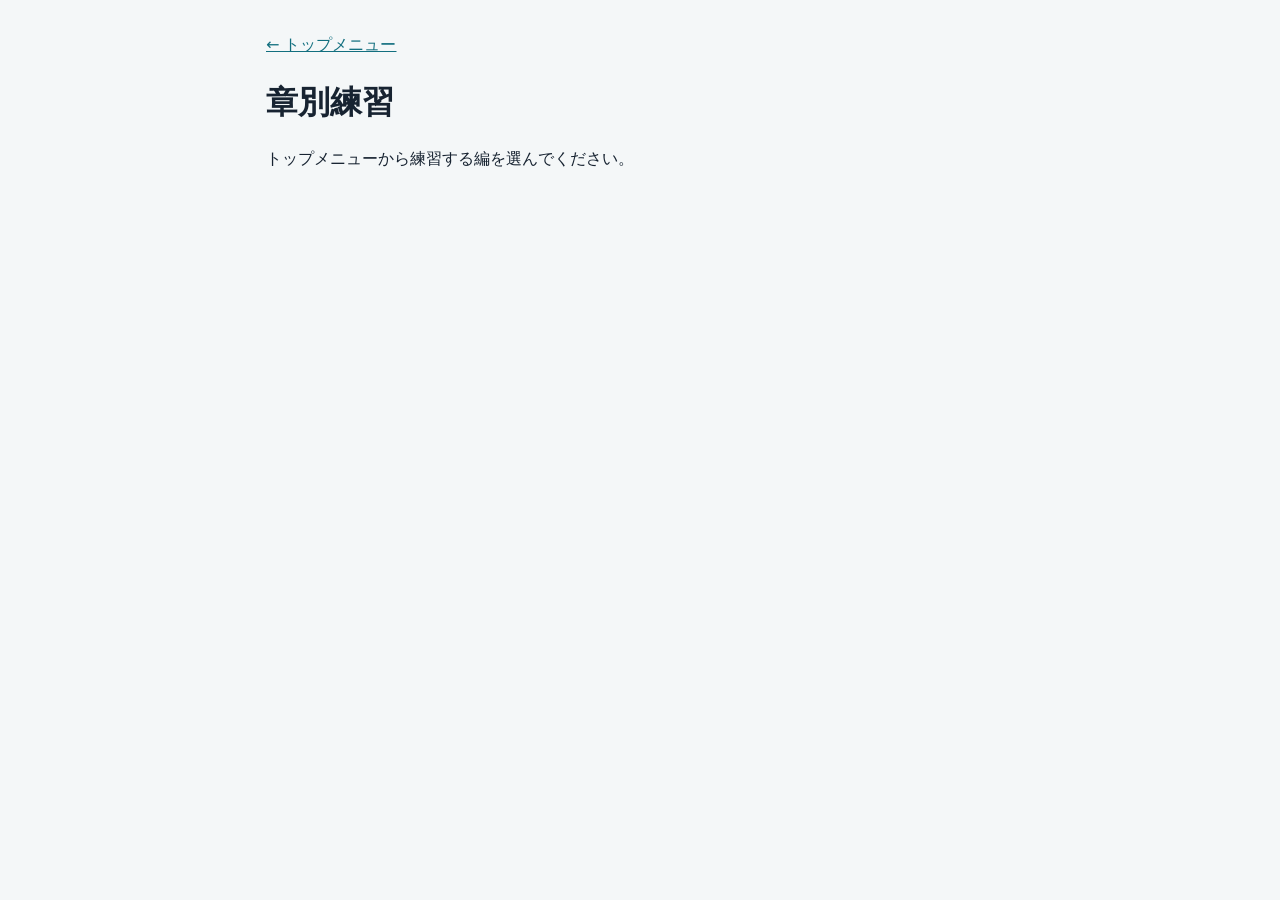
<file: practice.html>
<!DOCTYPE html>
<html lang="ja">
<head>
  <meta charset="UTF-8">
  <meta name="viewport" content="width=device-width, initial-scale=1, viewport-fit=cover">
  <meta name="theme-color" content="#126f7f">
  <title>章別練習 | 少林寺拳法</title>
  <link rel="manifest" href="./manifest.webmanifest">
  <link rel="apple-touch-icon" href="./icon-192.png">
  <link rel="stylesheet" href="./study.css">
  <script defer src="./practice-data.js"></script>
  <script defer src="./exam-data.js"></script>
  <script defer src="./study.js"></script>
</head>
<body>
  <main>
    <nav aria-label="ページ移動"><a href="./">← トップメニュー</a></nav>
    <h1 id="book-title">章別練習</h1>
    <noscript><p>章別練習を使うにはJavaScriptを有効にしてください。</p></noscript>
    <p id="exam-note" hidden>写真の初段試験対策資料に沿った練習です。解答例は既存教材をもとに作成しています。空欄補充は出題範囲から作った練習問題です。記述・論述は解答例と比較して自己評価します。配点は資料の参考情報で、点数の自動採点は行いません。</p>
    <p id="unavailable" hidden>トップメニューから練習する編を選んでください。</p>
    <section id="chapter-menu" hidden aria-labelledby="choose-chapter">
      <h2 id="choose-chapter" tabindex="-1">章を選ぶ</h2>
      <p>答えを思い出してから解答例を表示し、どのくらい覚えていたか確認しましょう。</p>
      <div id="chapters" class="menu"></div>
    </section>
    <section id="quiz" hidden aria-labelledby="chapter-title">
      <button class="text-button" type="button" data-chapters>← 章を選ぶ</button>
      <h2 id="chapter-title"></h2>
      <article class="card" aria-labelledby="prompt">
        <p id="position" class="question-meta"></p>
        <h3 id="prompt" tabindex="-1"></h3>
        <div id="written-panel" hidden>
          <label for="written-answer">あなたの解答</label>
          <textarea id="written-answer" rows="6" placeholder="自分の言葉で書いてみましょう"></textarea>
          <p id="written-count" class="question-meta" role="status"></p>
        </div>
        <p id="word-bank" class="question-meta" hidden></p>
        <form id="answer-form" hidden aria-labelledby="prompt">
          <p id="answer-instructions">漢字かひらがなで、1欄に1つずつ入力してください。順番は自由です。</p>
          <div id="answer-fields"></div>
          <button id="grade" type="submit">判定する</button>
          <p id="grade-summary" role="status"></p>
        </form>
        <button id="reveal" type="button" aria-controls="answer-panel">解答例を見る</button>
        <div id="answer-panel" hidden>
          <h4 id="answer-heading" tabindex="-1">解答例</h4>
          <p id="topic" class="question-meta"></p>
          <p id="answer"></p>
          <div class="actions" id="self-assessment">
            <button type="button" id="remembered">覚えていた</button>
            <button type="button" id="review" class="secondary">もう一度練習する</button>
          </div>
          <button id="continue" type="button" hidden>次へ</button>
        </div>
      </article>
    </section>
    <section id="result" class="card" hidden aria-labelledby="result-title">
      <h2 id="result-title" tabindex="-1">練習結果</h2>
      <p id="result-summary"></p>
      <div class="actions">
        <button type="button" id="retry">復習する問題だけ解き直す</button>
        <button type="button" id="restart" class="secondary">章の最初から練習する</button>
        <button type="button" class="secondary" data-chapters>章を選ぶ</button>
      </div>
    </section>
  </main>
</body>
</html>
</file>
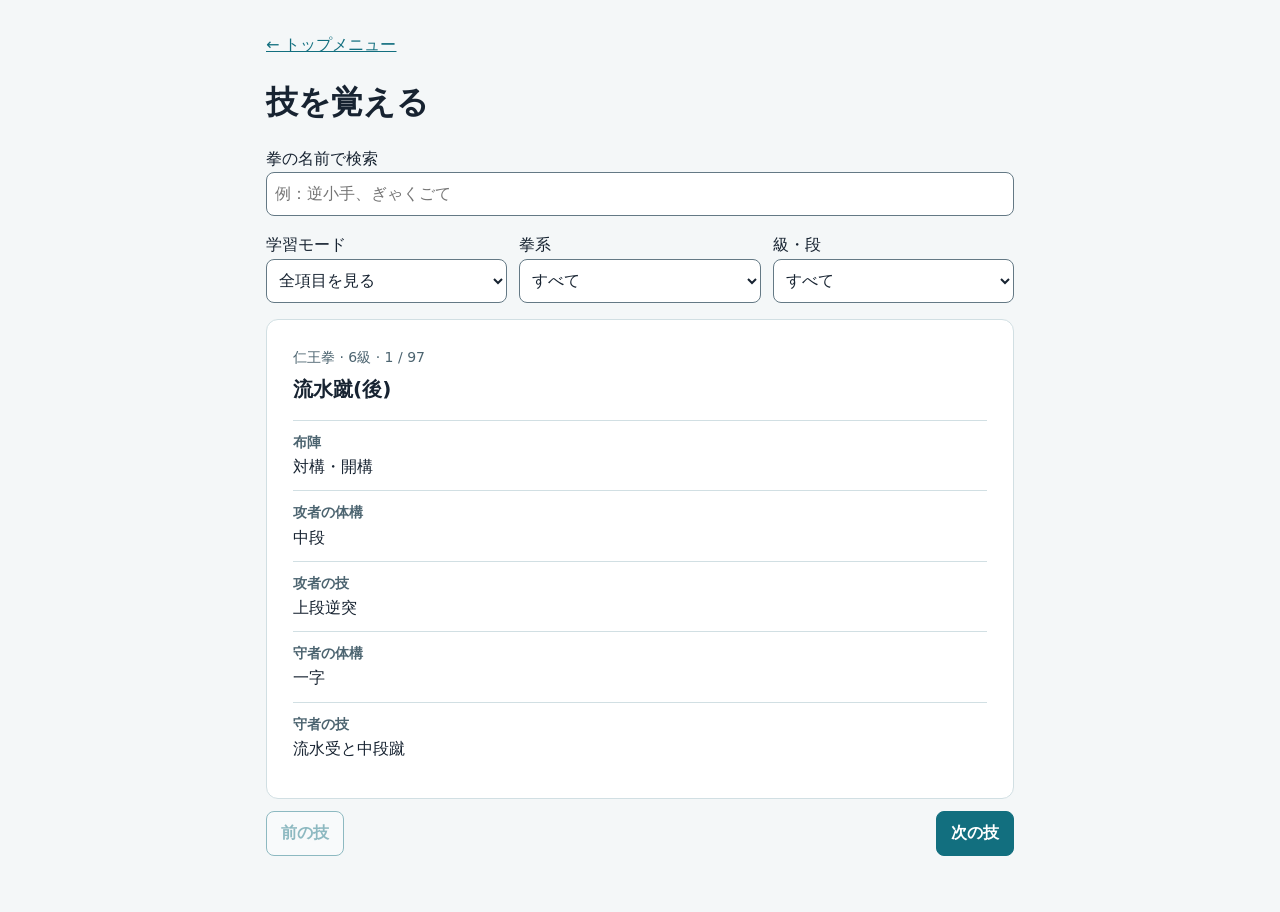
<file: waza.html>
<!DOCTYPE html>
<html lang="ja">
<head>
  <meta charset="UTF-8">
  <meta name="viewport" content="width=device-width, initial-scale=1, viewport-fit=cover">
  <meta name="theme-color" content="#126f7f">
  <title>技を覚える | 少林寺拳法</title>
  <link rel="manifest" href="./manifest.webmanifest">
  <link rel="apple-touch-icon" href="./icon-192.png">
  <link rel="stylesheet" href="./study.css">
  <script defer src="./study.js"></script>
  <script defer src="./waza-data.js"></script>
  <script defer src="./waza.js"></script>
</head>
<body>
  <main>
    <nav aria-label="ページ移動"><a href="./">← トップメニュー</a></nav>
    <h1>技を覚える</h1>
    <noscript><p>技の練習にはJavaScriptを有効にしてください。</p></noscript>
    <div id="waza-study" hidden>
      <div class="waza-search">
        <label for="waza-search">拳の名前で検索</label>
        <input type="search" id="waza-search" placeholder="例：逆小手、ぎゃくごて" enterkeyhint="search">
      </div>
      <div class="waza-filters" aria-label="練習設定">
        <label>学習モード
          <select id="waza-mode">
            <option value="view">全項目を見る</option>
            <option value="recall">一部を隠す</option>
            <option value="quiz">選択して答える</option>
          </select>
        </label>
        <label>拳系
          <select id="waza-group"><option value="">すべて</option></select>
        </label>
        <label>級・段
          <select id="waza-rank"><option value="">すべて</option></select>
        </label>
      </div>
      <fieldset id="waza-hide-settings" hidden>
        <legend>隠す項目</legend>
        <div id="waza-hide-fields" class="actions"></div>
      </fieldset>
      <p id="waza-description" class="question-meta" hidden></p>
      <div class="waza-search-results" id="waza-search-results" hidden>
        <label for="waza-matches">検索結果</label>
        <select id="waza-matches"></select>
      </div>
      <p id="waza-empty" role="status" hidden>この条件に該当する技はありません。</p>
      <article id="waza-card" class="card" aria-labelledby="waza-name">
        <p id="waza-position" class="question-meta"></p>
        <h2 id="waza-name" tabindex="-1"></h2>
        <form id="waza-form">
          <div id="waza-fields"></div>
          <div class="actions">
            <button id="waza-reveal" type="button" class="secondary" hidden>隠した項目を表示</button>
            <button id="waza-grade" type="submit" hidden>答え合わせ</button>
          </div>
          <p id="waza-feedback" role="status"></p>
        </form>
      </article>
      <div id="waza-navigation" class="actions waza-navigation">
        <button id="waza-prev" type="button" class="secondary">前の技</button>
        <button id="waza-next" type="button">次の技</button>
      </div>
    </div>
  </main>
</body>
</html>
</file>
<file: study.css>
:root {
  font-family: system-ui, -apple-system, "Hiragino Kaku Gothic ProN", "Noto Sans JP", sans-serif;
  background: #f4f7f8;
  color: #172331;
  line-height: 1.65;
  --accent: #126f7f;
  --border: #d1dfe3;
  --muted: #4c6470;
}

* { box-sizing: border-box; }
body { margin: 0; }
main { max-width: 780px; margin: auto; padding: 32px 16px 56px; }
a { color: var(--accent); }
h1 { font-size: clamp(1.5rem, 4vw, 2rem); line-height: 1.4; }
h2 { font-size: 1.25rem; }
h3 { font-size: 1.2rem; margin: 16px 0 24px; overflow-wrap: anywhere; }
p { margin: 0 0 16px; }

.menu {
  display: grid;
  gap: 10px;
  margin-top: 20px;
}

.menu a, .menu button {
  display: flex;
  align-items: baseline;
  flex-wrap: wrap;
  gap: 6px 14px;
  width: 100%;
  padding: 14px 16px;
  border: 1px solid var(--border);
  border-radius: 12px;
  background: white;
  color: #172331;
  text-align: left;
  text-decoration: none;
  font-weight: 700;
}

.menu a:hover, .menu button:hover, .secondary:hover {
  border-color: var(--accent);
  background: #e8f4f6;
}

.menu span, .question-meta { color: var(--muted); font-size: .875rem; }
.menu button span { margin-inline-start: auto; white-space: nowrap; }

button {
  min-height: 44px;
  padding: 8px 14px;
  border: 1px solid var(--accent);
  border-radius: 8px;
  background: var(--accent);
  color: white;
  font: inherit;
  font-weight: 700;
  cursor: pointer;
}

button:hover { background: #0d5c69; }
.secondary { background: white; color: var(--accent); }

.text-button {
  padding-inline: 0;
  border: 0;
  background: transparent;
  color: var(--accent);
  text-decoration: underline;
}

.text-button:hover { background: transparent; }
:focus-visible { outline: 3px solid var(--accent); outline-offset: 4px; }

.card {
  padding: clamp(16px, 4vw, 26px);
  border: 1px solid var(--border);
  border-radius: 12px;
  background: white;
}

#result { margin-top: 24px; }
#result-title { margin-top: 0; }
#answer-panel { border-top: 1px solid var(--border); }
#answer-heading { margin: 14px 0 4px; }
#answer { overflow-wrap: anywhere; }

.actions {
  display: flex;
  flex-wrap: wrap;
  gap: 8px 16px;
}

#topic { margin-bottom: 4px; }

[hidden] { display: none !important; }

#answer-fields {
  display: grid;
  gap: 8px;
  margin-bottom: 16px;
}

#answer-fields > div {
  display: grid;
  grid-template-columns: max-content minmax(0, 14rem) 3.5em;
  align-items: center;
  gap: 8px;
}

#answer-fields input {
  width: 100%;
  min-height: 44px;
  padding: 6px 8px;
  border: 1px solid #647985;
  border-radius: 8px;
  font: inherit;
}

#grade-summary:not(:empty) { margin-top: 16px; font-weight: 700; }

.waza-filters {
  display: grid;
  grid-template-columns: repeat(auto-fit, minmax(10rem, 1fr));
  gap: 12px;
  margin-bottom: 16px;
}

#waza-study select,
#waza-search {
  display: block;
  width: 100%;
  min-width: 0;
  min-height: 44px;
  padding: 6px 8px;
  border: 1px solid #647985;
  border-radius: 8px;
  background: white;
  color: inherit;
  font: inherit;
}

#waza-hide-settings {
  margin: 0 0 16px;
  padding: 8px 12px 12px;
  border: 1px solid var(--border);
  border-radius: 8px;
}

#waza-hide-fields label { cursor: pointer; }
#waza-position { margin: 0; }
#waza-name { margin: 4px 0 14px; overflow-wrap: anywhere; }
.waza-field { padding: 10px 0; border-top: 1px solid var(--border); }
.waza-field > :first-child { display: block; color: var(--muted); font-size: .875rem; font-weight: 700; }
.waza-field-result { color: #8d331d; }
.waza-field-result[data-correct="true"] { color: #126451; }
#waza-form .actions:has(button:not([hidden])) { margin-top: 10px; }
#waza-feedback { margin: 12px 0 0; font-weight: 700; }
#waza-feedback:empty { display: none; }
.waza-navigation { justify-content: space-between; margin-top: 12px; }
.waza-navigation button:disabled { opacity: .45; cursor: default; }

.waza-search, .waza-search-results { margin-bottom: 16px; }

#prompt, #answer { white-space: pre-line; }
#written-panel { margin-bottom: 16px; }
#written-answer {
  display: block;
  width: 100%;
  min-height: 140px;
  margin-top: 8px;
  padding: 12px;
  border: 1px solid #647985;
  border-radius: 8px;
  font: inherit;
  color: inherit;
  background: white;
  resize: vertical;
}
#exam-note { color: var(--muted); font-size: .875rem; }
</file>
